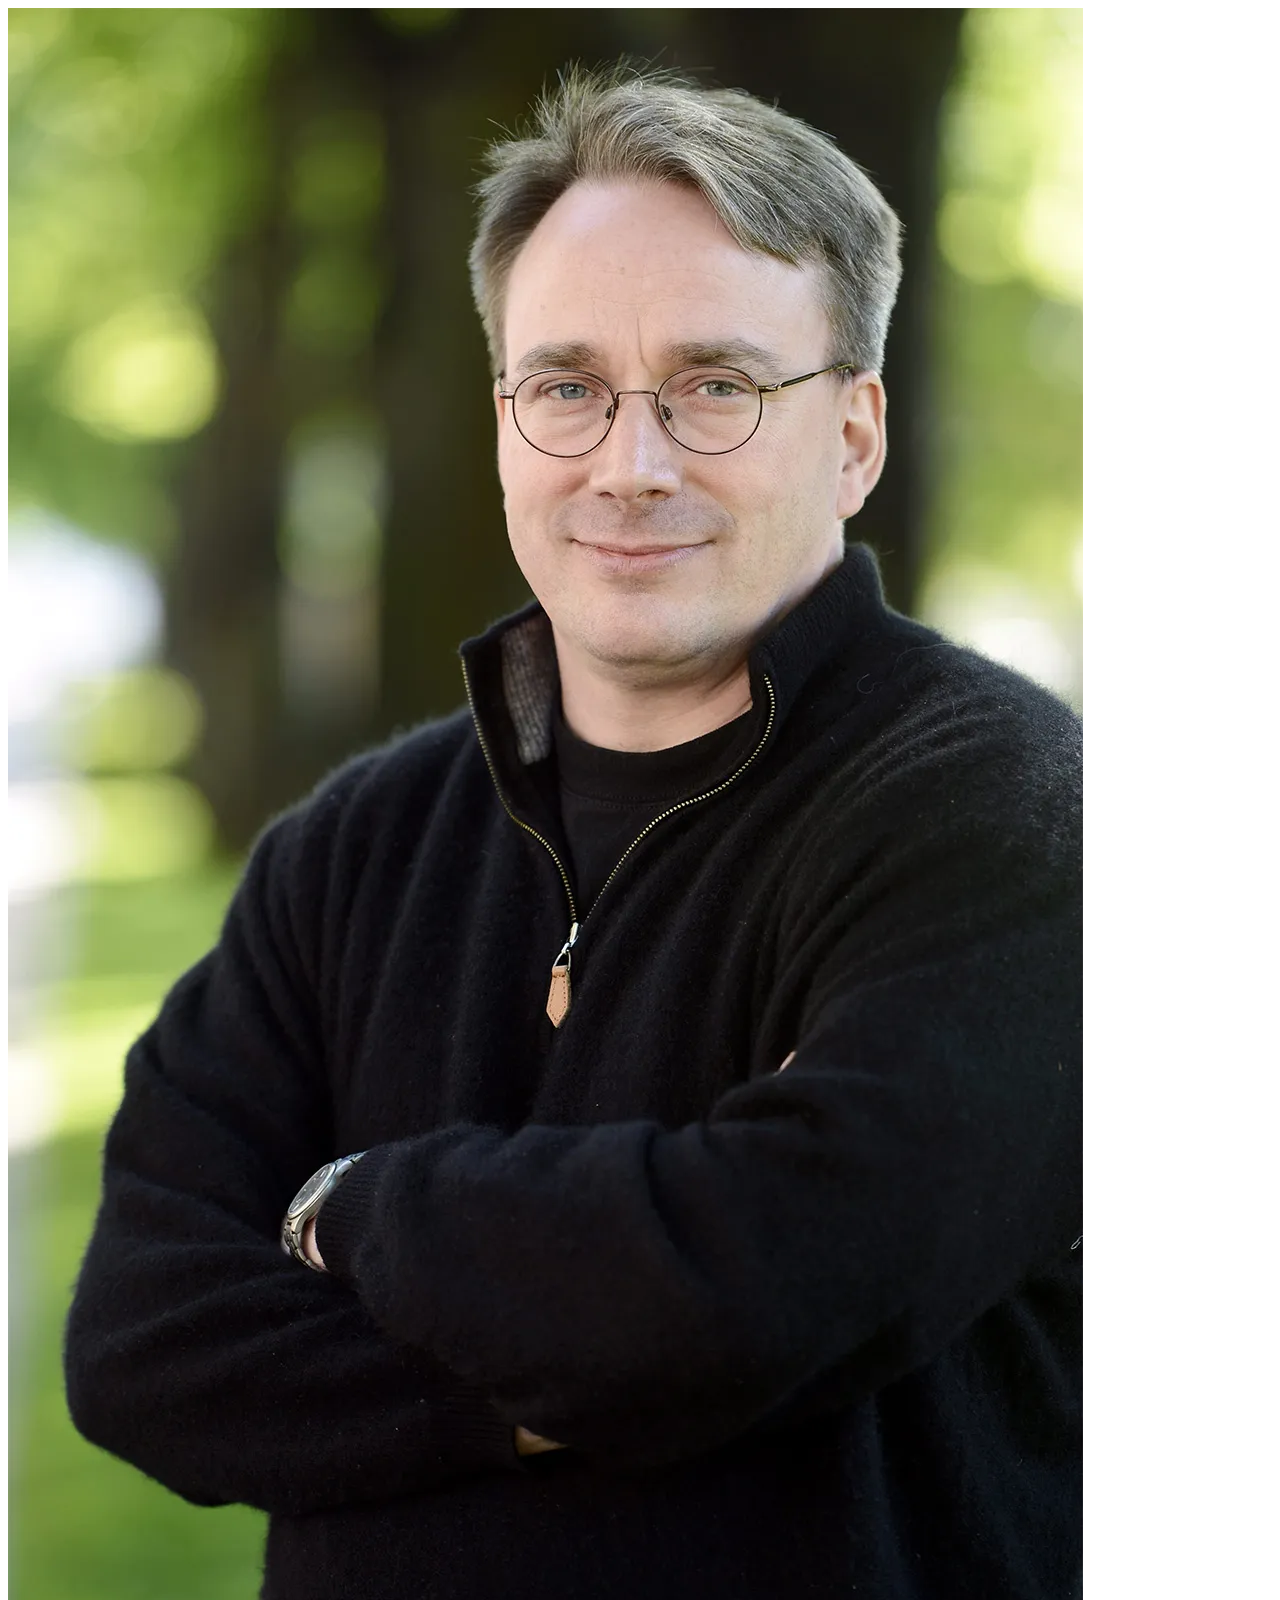
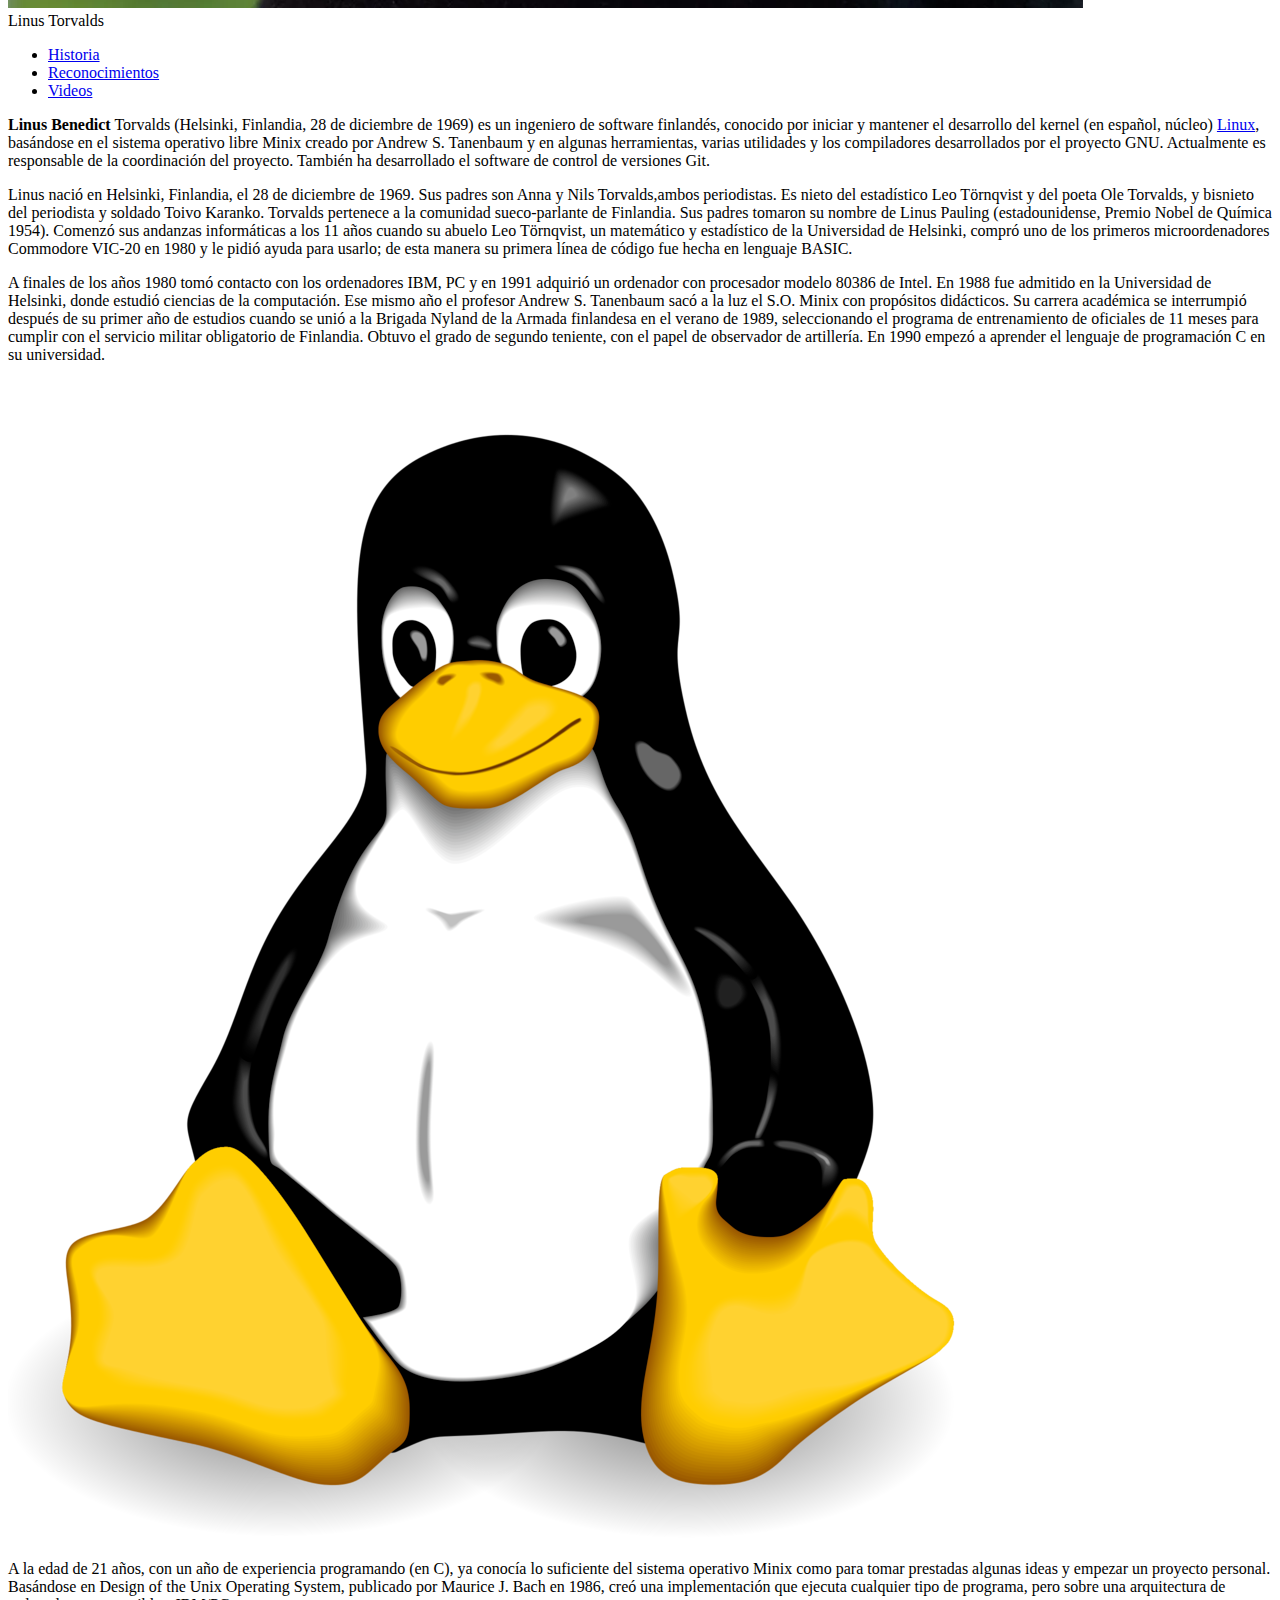
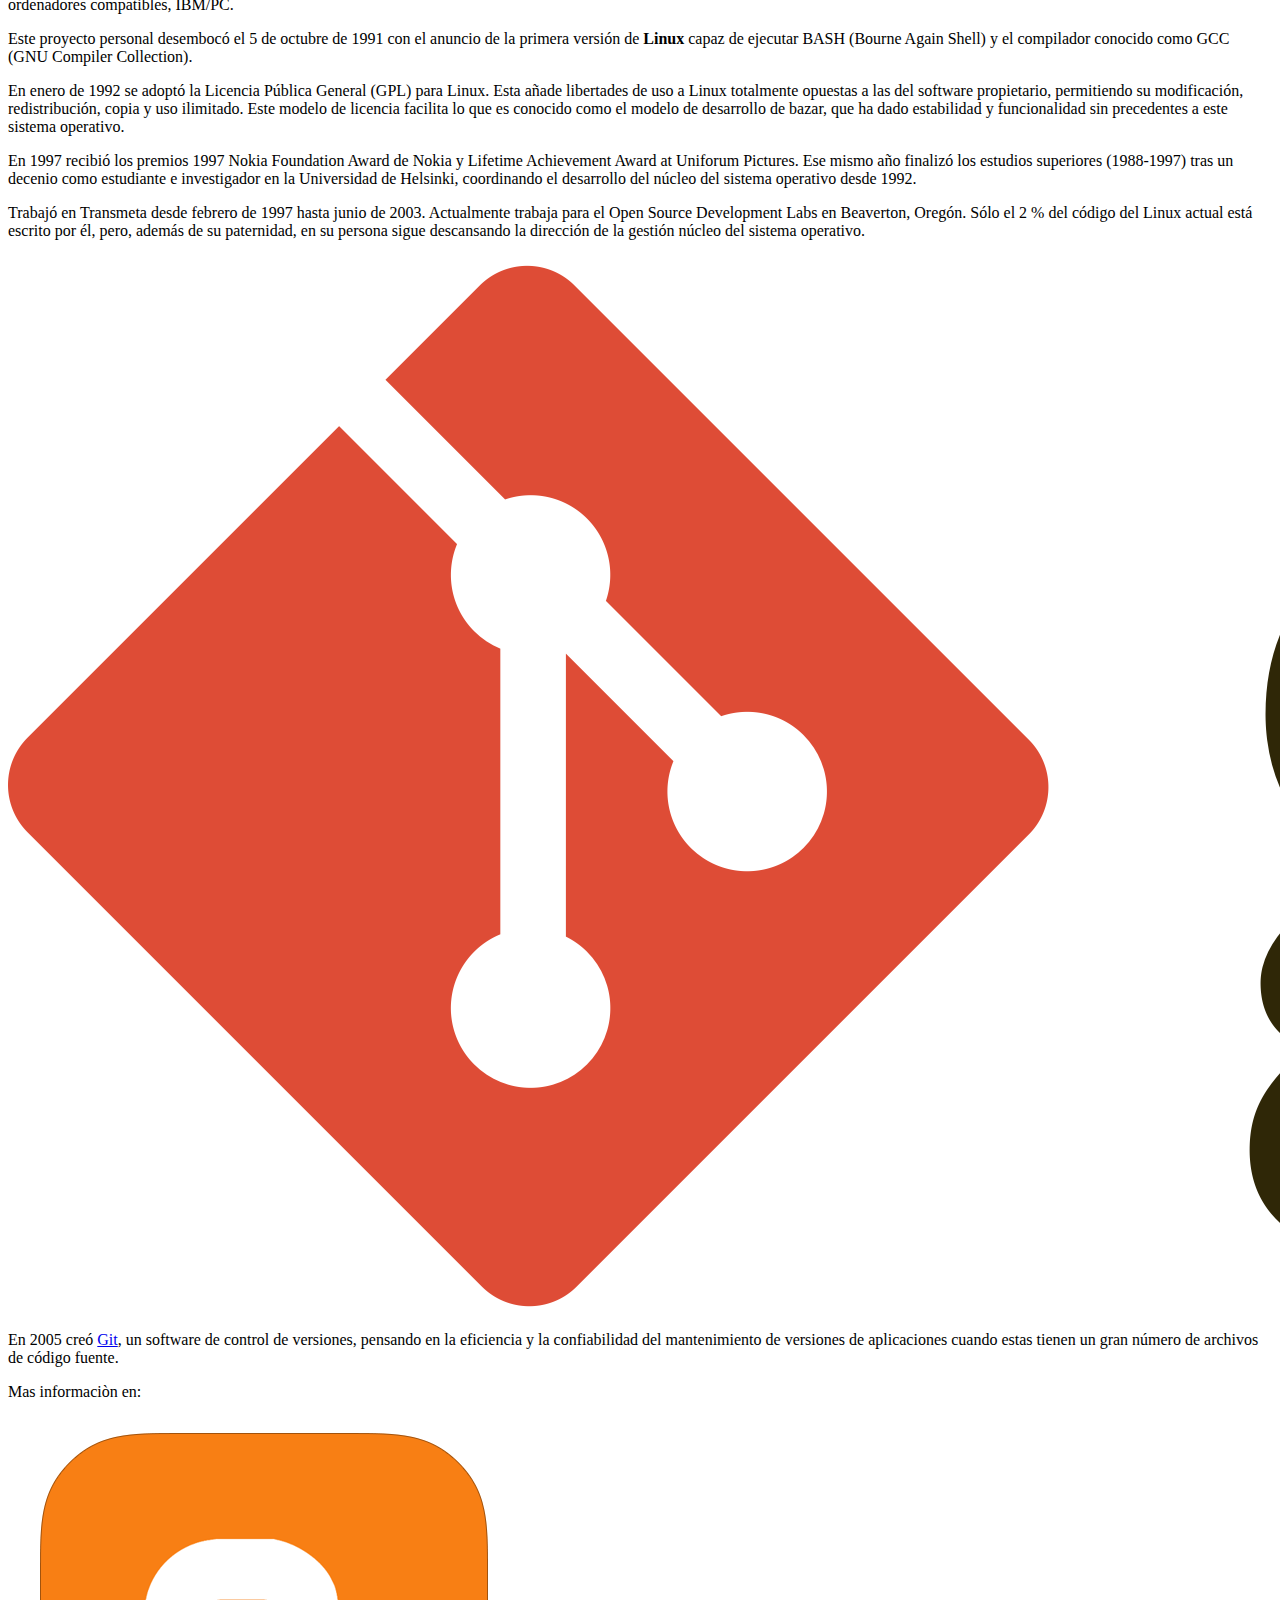
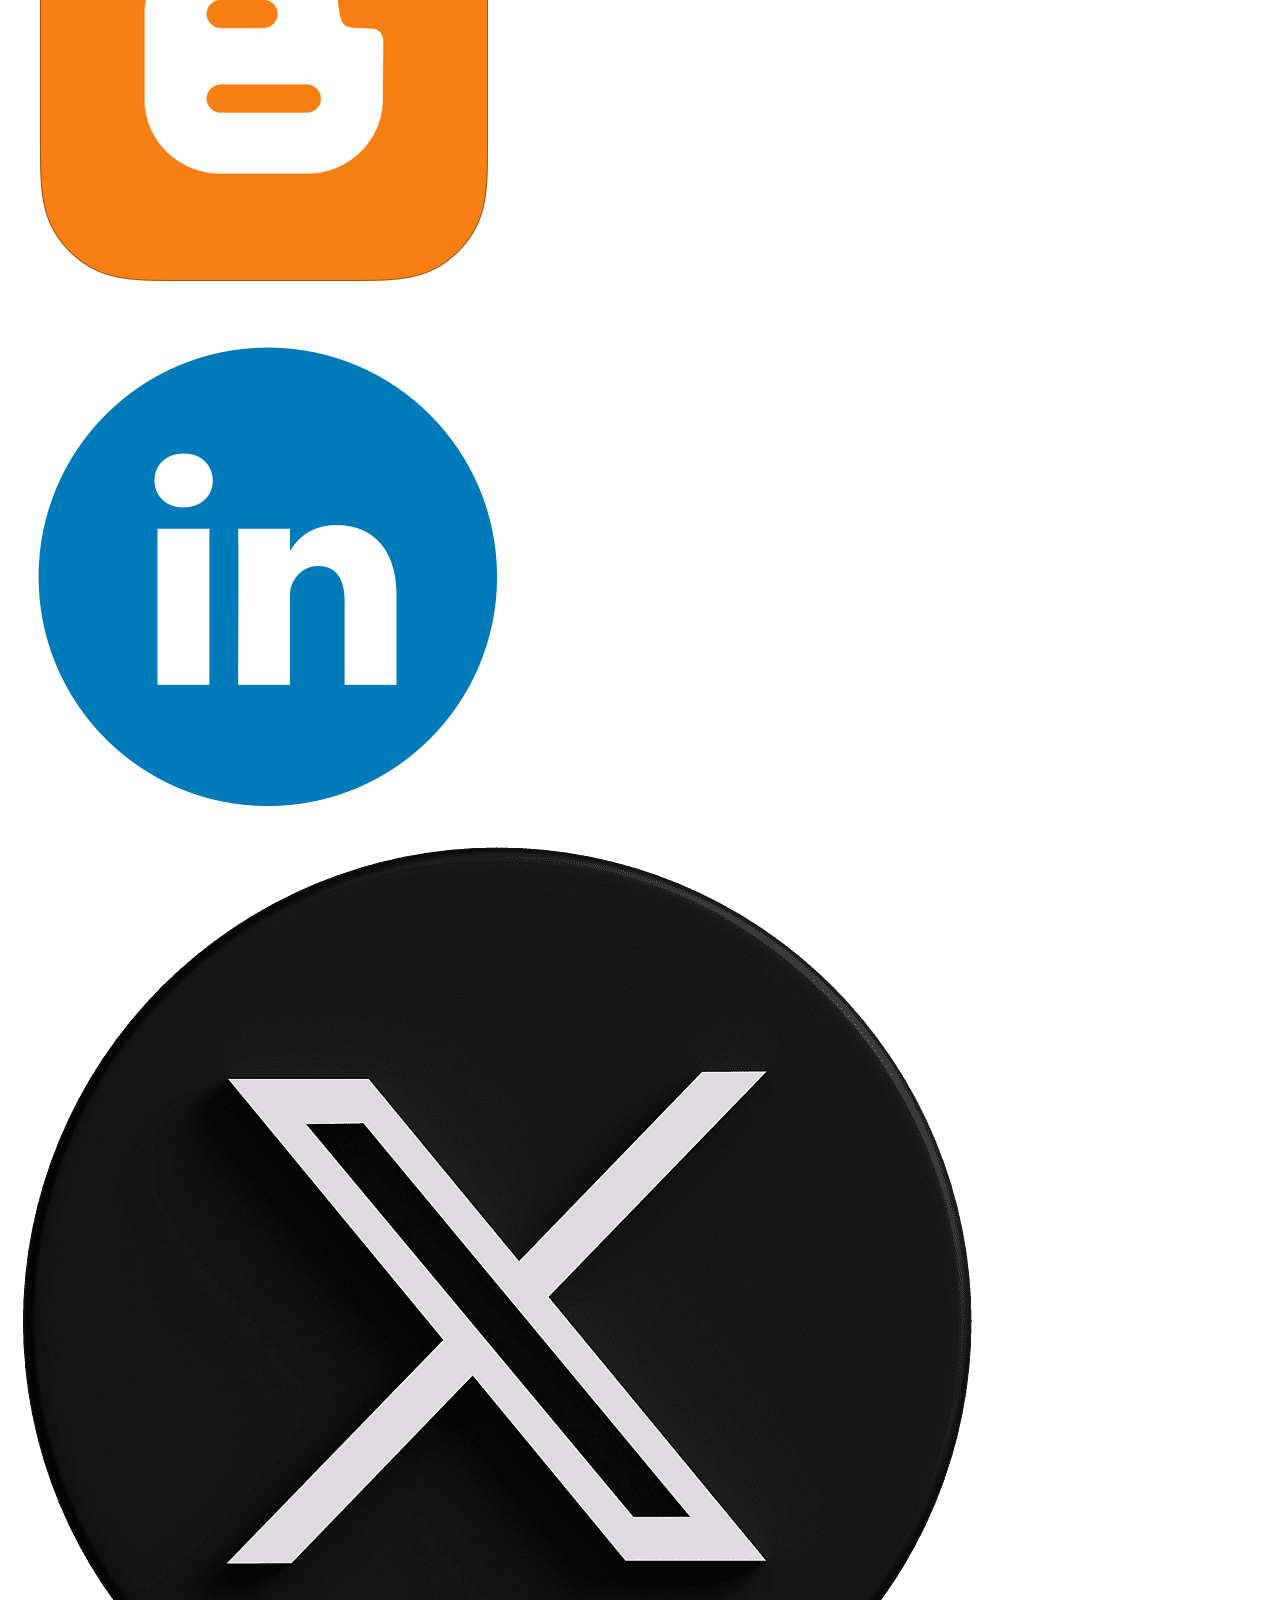
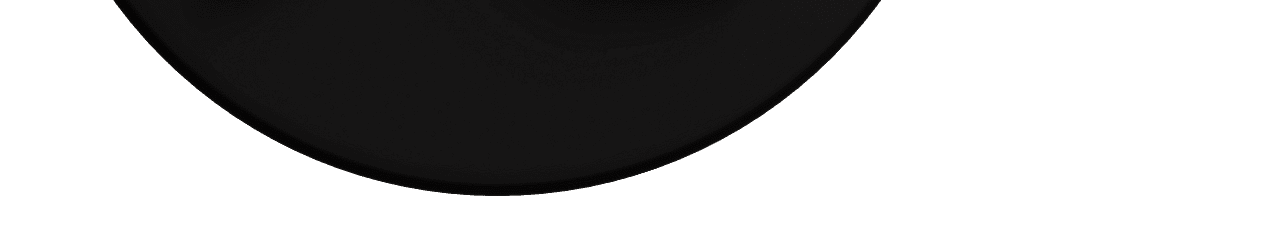
<file: index.html>
<!DOCTYPE html>
<html lang="es">
<head>
    <meta charset="UTF-8">
    <meta name="viewport" content="width=device-width, initial-scale=1.0">
    <link rel="stylesheet" href="css/style.css" >
    <link rel="icon" type="image/x-icon" href="img/linus_faces.webp">
    <title>Linus Torvalds</title>
</head>
<body>
    <div id="principal_continer">
        <header>
            <figure>
                <img src="img/Linus-Torvalds-2012.webp" alt="Imagen Linus Torvalds" class="character-img" >
            </figure>
            <section>
                <article>
                    <span class="character_name">Linus Torvalds</span>
                </article>
            </section>
            <nav>
                <ul id="menu_container">
                    <li><a href="index.html" class="menu_link">Historia</a></li>                
                    <li><a href="recognitions.html" class="menu_link">Reconocimientos</a></li>
                    <li><a href="video.html" class="menu_link">Videos</a></li>                
                </ul>
            </nav>
        </header>

        <main>
            <section>
                <article>
                    <p>
                        <b>Linus Benedict</b> Torvalds (Helsinki, Finlandia, 28 de diciembre de 1969) es un ingeniero de software finlandés, conocido por iniciar y mantener el desarrollo del kernel (en español, núcleo) <a href="https://es.wikipedia.org/wiki/GNU/Linux" target="_blank" class="link">Linux</a>, basándose en el sistema operativo libre Minix creado por Andrew S. Tanenbaum y en algunas herramientas, varias utilidades y los compiladores desarrollados por el proyecto GNU. Actualmente es responsable de la coordinación del proyecto. También ha desarrollado el software de control de versiones Git.                     
                    </p>
                    <p>
                        Linus nació en Helsinki, Finlandia, el 28 de diciembre de 1969. Sus padres son Anna y Nils Torvalds,ambos periodistas. Es nieto del estadístico Leo Törnqvist y del poeta Ole Torvalds, y bisnieto del periodista y soldado Toivo Karanko. Torvalds pertenece a la comunidad sueco-parlante de Finlandia. Sus padres tomaron su nombre de Linus Pauling (estadounidense, Premio Nobel de Química 1954). Comenzó sus andanzas informáticas a los 11 años cuando su abuelo Leo Törnqvist, un matemático y estadístico de la Universidad de Helsinki, compró uno de los primeros microordenadores Commodore VIC-20 en 1980 y le pidió ayuda para usarlo;​ de esta manera su primera línea de código fue hecha en lenguaje BASIC.​
                        </p>
                        <p>
                        A finales de los años 1980 tomó contacto con los ordenadores IBM, PC y en 1991 adquirió un ordenador con procesador modelo 80386 de Intel. En 1988 fue admitido en la Universidad de Helsinki, donde estudió ciencias de la computación. Ese mismo año el profesor Andrew S. Tanenbaum sacó a la luz el S.O. Minix con propósitos didácticos. Su carrera académica se interrumpió después de su primer año de estudios cuando se unió a la Brigada Nyland de la Armada finlandesa en el verano de 1989, seleccionando el programa de entrenamiento de oficiales de 11 meses para cumplir con el servicio militar obligatorio de Finlandia. Obtuvo el grado de segundo teniente, con el papel de observador de artillería.​ En 1990 empezó a aprender el lenguaje de programación C en su universidad.
                        </p>
                        <figure>
                            <img src="img/linux.png" title="Logo de Linux" alt="Logo de Linux">
                        </figure>
                        <p>
                        A la edad de 21 años, con un año de experiencia programando (en C), ya conocía lo suficiente del sistema operativo Minix como para tomar prestadas algunas ideas y empezar un proyecto personal. Basándose en Design of the Unix Operating System, publicado por Maurice J. Bach en 1986, creó una implementación que ejecuta cualquier tipo de programa, pero sobre una arquitectura de ordenadores compatibles, IBM/PC.
                        </p>
                        <p>
                        Este proyecto personal desembocó el 5 de octubre de 1991 con el anuncio​ de la primera versión de <b>Linux</b> capaz de ejecutar BASH (Bourne Again Shell) y el compilador conocido como GCC (GNU Compiler Collection).
                        </p>
                        <p>
                        En enero de 1992 se adoptó la Licencia Pública General (GPL) para Linux. Esta añade libertades de uso a Linux totalmente opuestas a las del software propietario, permitiendo su modificación, redistribución, copia y uso ilimitado. Este modelo de licencia facilita lo que es conocido como el modelo de desarrollo de bazar, que ha dado estabilidad y funcionalidad sin precedentes a este sistema operativo.
                        </p>
                        <p>
                        En 1997 recibió los premios 1997 Nokia Foundation Award de Nokia y Lifetime Achievement Award at Uniforum Pictures. Ese mismo año finalizó los estudios superiores (1988-1997) tras un decenio como estudiante e investigador en la Universidad de Helsinki, coordinando el desarrollo del núcleo del sistema operativo desde 1992.
                        </p>
                        <p>
                        Trabajó en Transmeta desde febrero de 1997 hasta junio de 2003. Actualmente trabaja para el Open Source Development Labs en Beaverton, Oregón. Sólo el 2 % del código del Linux actual está escrito por él, pero, además de su paternidad, en su persona sigue descansando la dirección de la gestión núcleo del sistema operativo.
                        </p>
                        <figure>
                            <img src="img/git.png" title="Logo de Git" alt="Logo de Git">
                        </figure>
                        <p>
                        En 2005 creó <a href="https://es.wikipedia.org/wiki/Git" target="_blank" class="link" >Git</a>, un software de control de versiones, pensando en la eficiencia y la confiabilidad del mantenimiento de versiones de aplicaciones cuando estas tienen un gran número de archivos de código fuente. 
                        </p>
                        
                </article>
            </section>
        </main>

        <footer>                
                    <span>Mas informaciòn en: </span>
                    <figure>
                        <a href="http://torvalds-family.blogspot.com/" target="_blank" ><img src="img/blogger.png" class="ico_redes" alt=""Logo Blogspot></a>
                    </figure>
                    <figure>
                        <a href="https://www.linkedin.com/in/linustorvalds/" target="_blank"><img src="img/linkeding.png" class="ico_redes" alt="Logo Linkedin"></a>  
                    </figure>
                    <figure>
                        <a href="https://x.com/Linus__Torvalds" target="_blank"><img src="img/X.png" class="ico_redes" alt="Logo de X"></a>
                    </figure>                 
        </footer>
    </div>
</body>
</html>
</file>
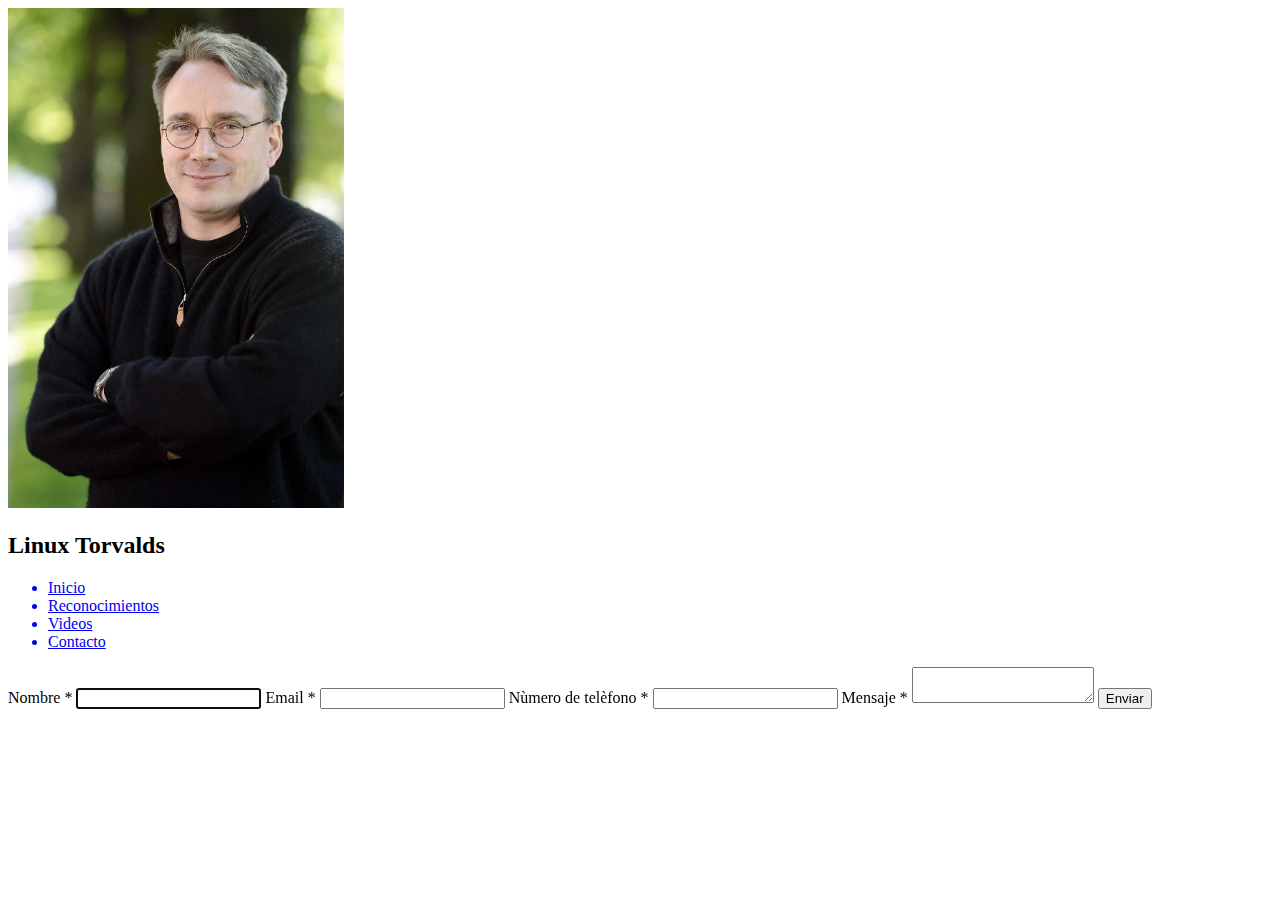
<file: contact.html>
<!DOCTYPE html>
<html lang="es">
    <head>
        <meta charset="UTF-8">
        <meta name="viewport" content="width=device-width, initial-scale=1.0" >
        <link rel="stylesheet" href="css/style.css" >
        <title>Linus Torvalds</title>
    </head>

    <body>
        <header>
            <figure>
                <img src="img/Linus-Torvalds-2012.webp" alt="Imagen Linus Torvalds" id="img-character" >
            </figure>
            <section>
                <article>
                    <h2>Linux Torvalds</h2>
                </article>
            </section>
            <nav>
                <ul>
                    <a href="index.html" ><li>Inicio</li></a>                    
                    <a href="recognitions.html"><li>Reconocimientos</li></a>
                    <a href="video.html"><li>Videos</li></a>
                    <a href="contact.html"><li>Contacto</li></a>
                </ul>
            </nav>
        </header>

        <main>
            <section>
                <article>
                    <form action="">
                        <label for="name">
                            <span>Nombre *</span>
                            <input type="text" id="name" name="name" autocomplete="name" required autofocus >
                        </label>
                        <label for="email">
                            <sapn>Email *</sapn>
                            <input type="email" id="email" name="email" autocomplete="email" required >
                        </label>
                    <!--
                        <label for="country">
                            <span>
                                <select>
                                    
                                </select>                                    
                            </span>
                        </label>
                    -->
                        <label for="phone">
                            <span>Nùmero de telèfono *</span>
                            <input type="tel" id="phone" name="phone" autocomplete="phone" required >
                        </label>
                        <label for="message">
                            <span>Mensaje *</span>
                            <textarea id="message" name="message" required>
                            </textarea>
                        </label>
                        <input type="submit" value="Enviar" >
                    </form>
                </article>
            </section>    
        </main>

        <footer>            
        </footer>
    </body>
</html>
</file>
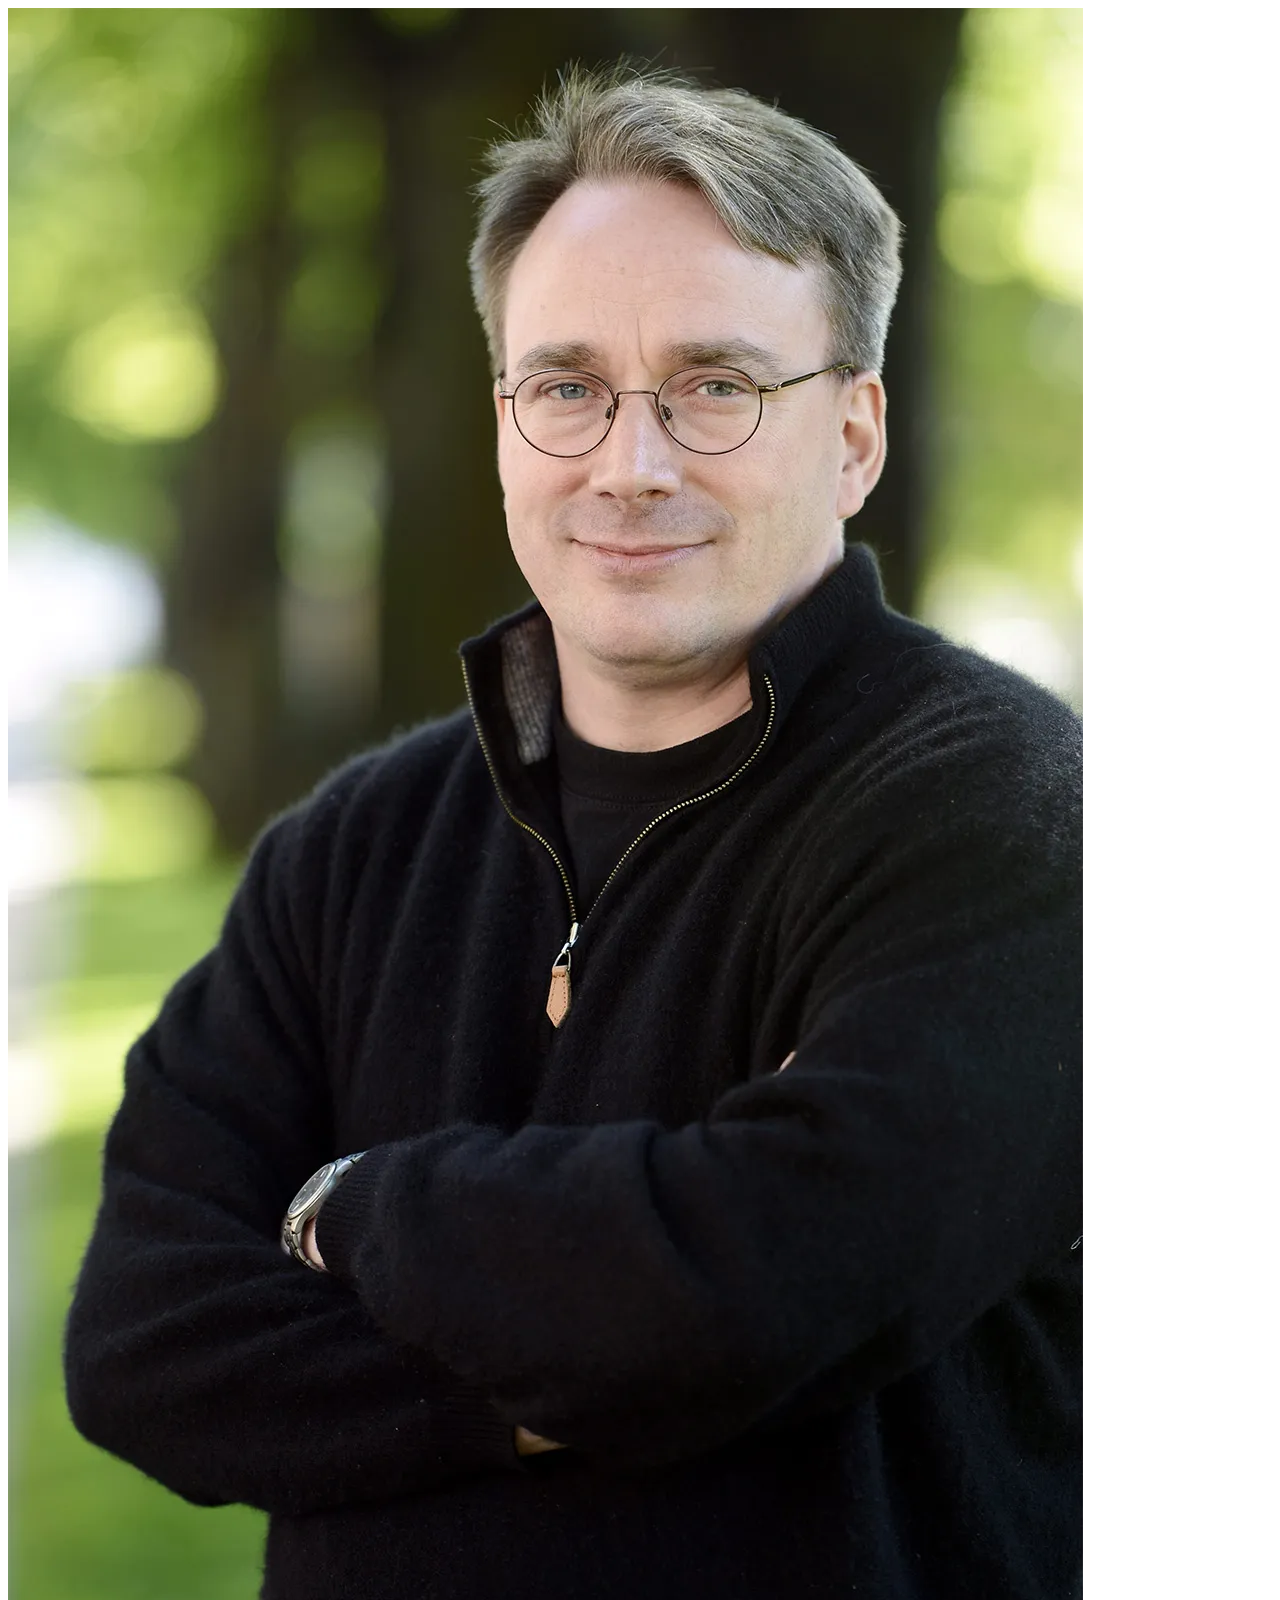
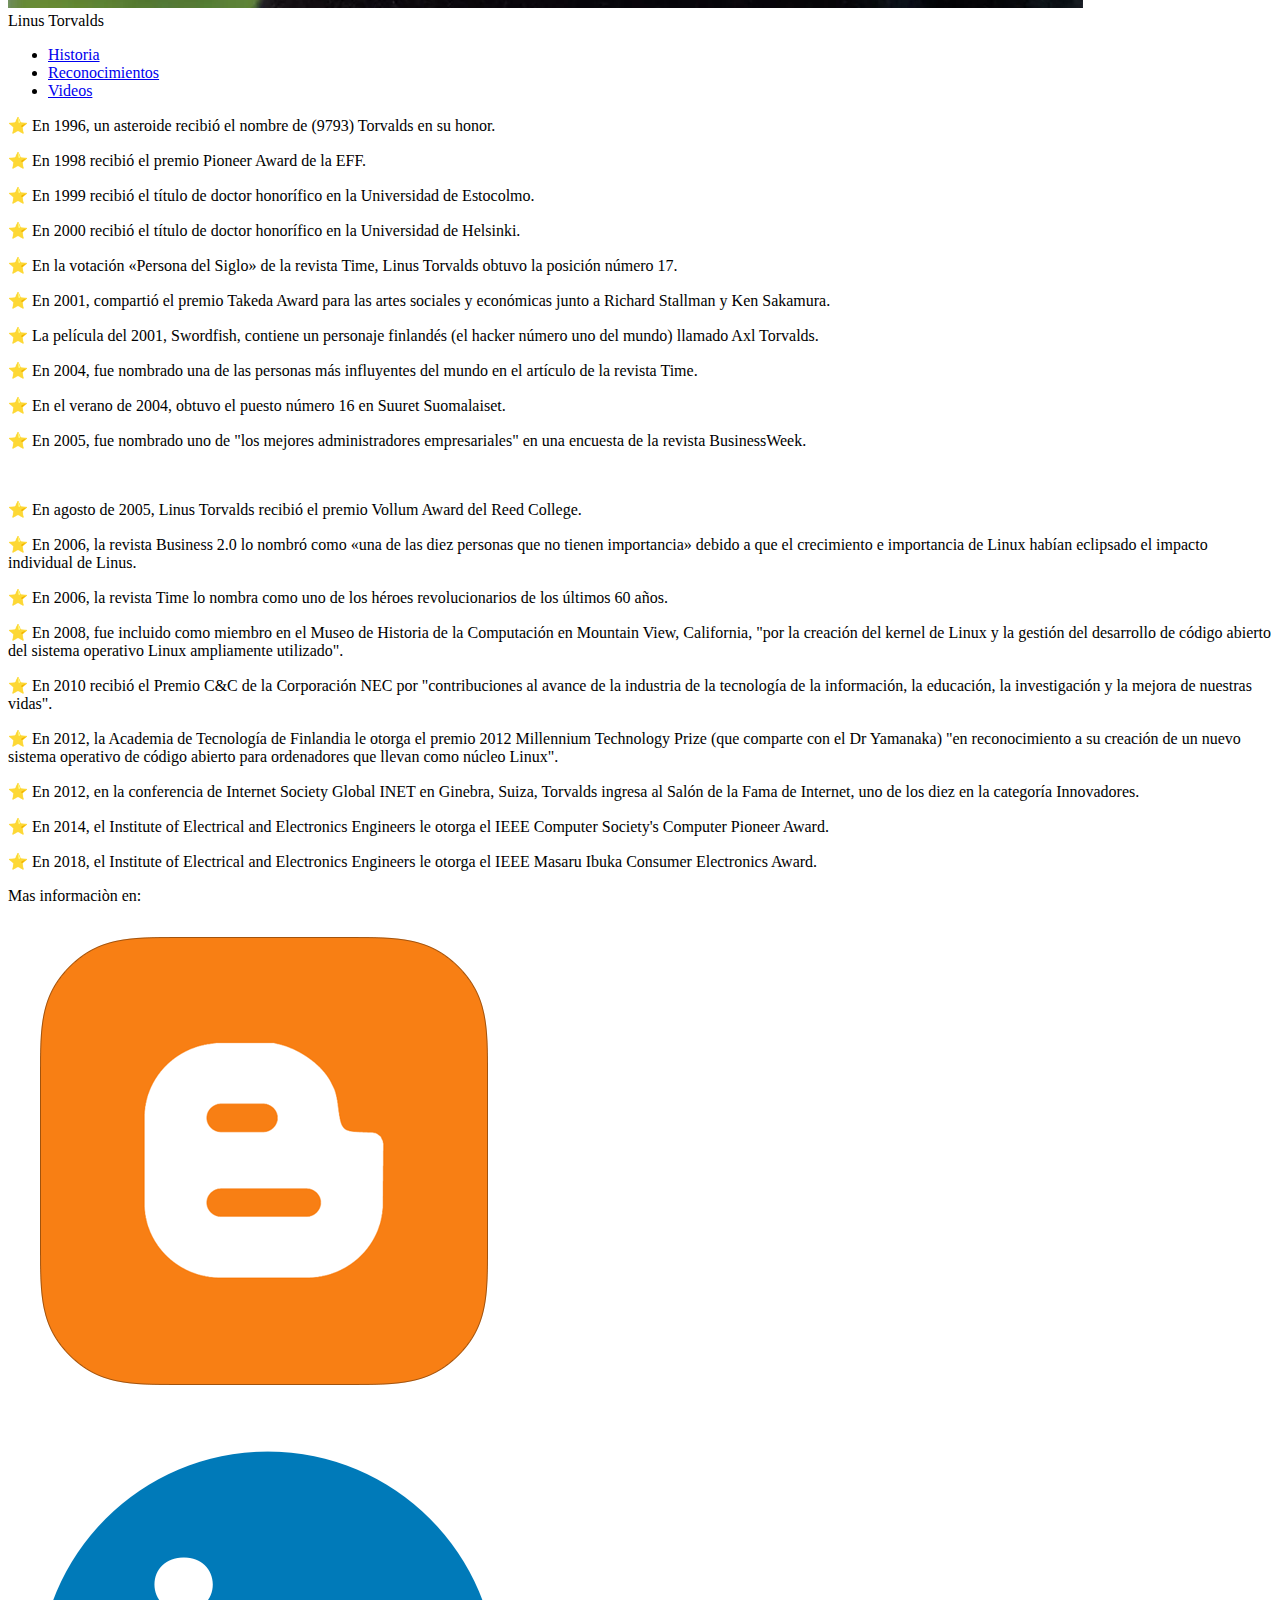
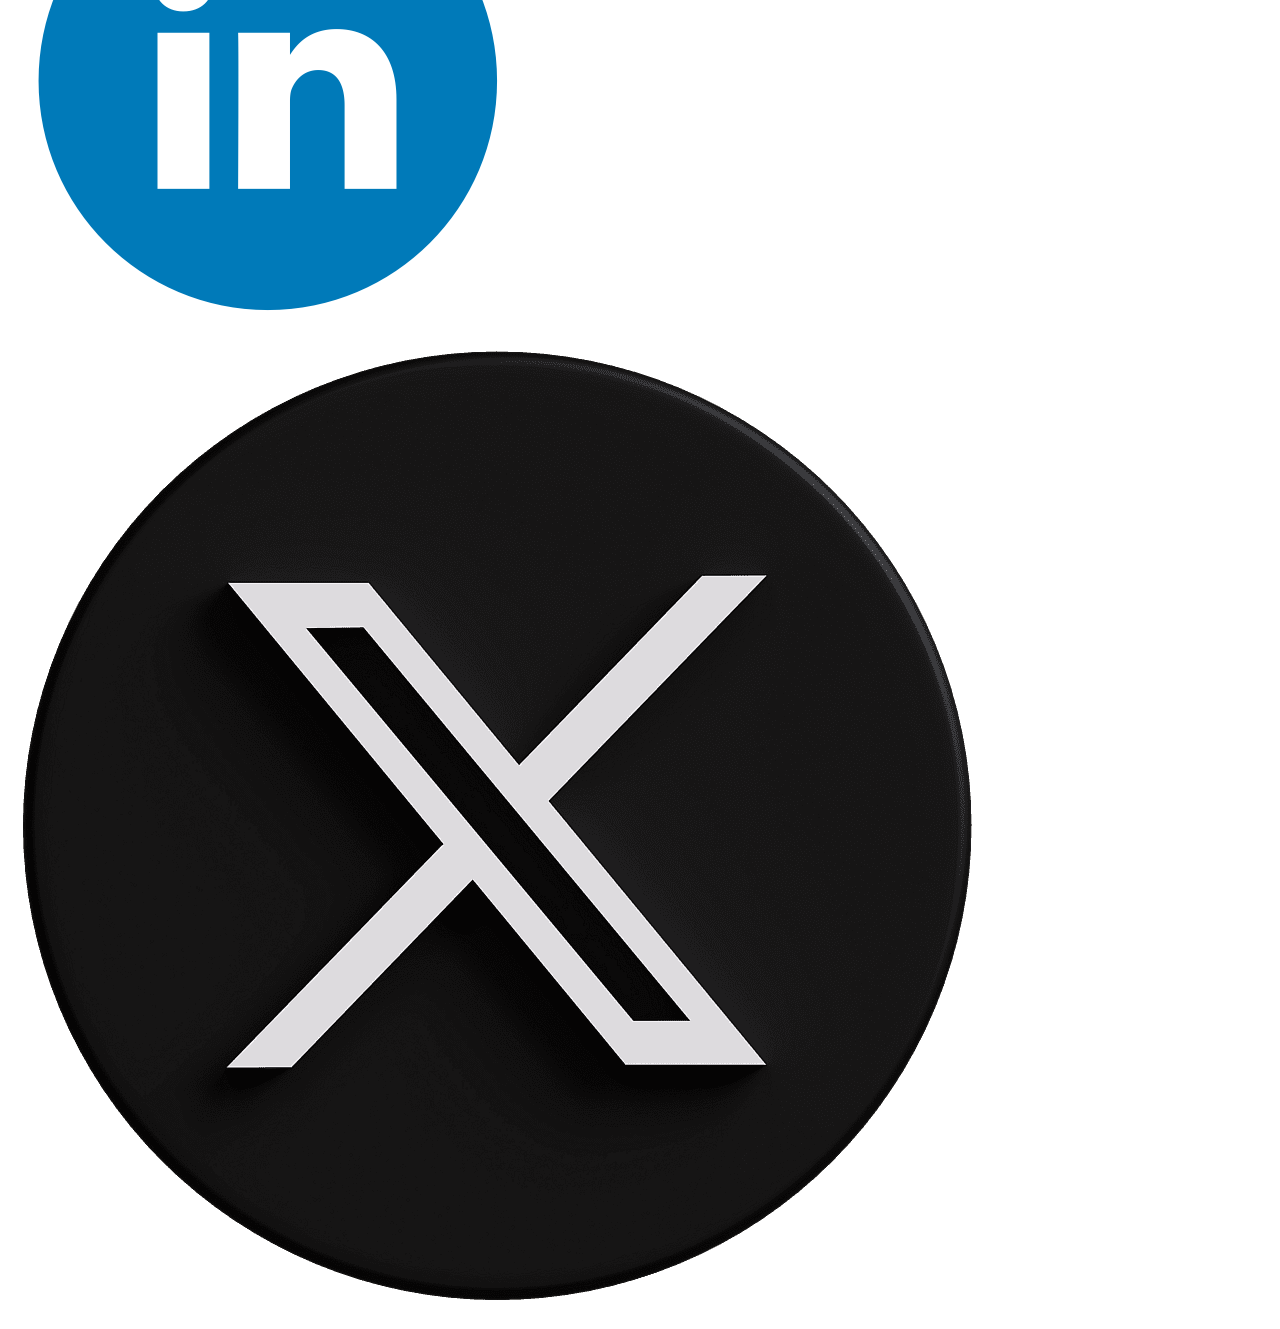
<file: recognitions.html>
<!DOCTYPE html>
<html lang="es">
    <head>
        <meta charset="UTF-8">
        <meta name="viewport" content="width=device-width, initial-scale=1.0">
        <link rel="stylesheet" href="css/style.css" >
        <link rel="icon" type="image/x-icon" href="img/linus_faces.webp">
        <title>Linus Torvalds</title>
    </head>

    <body>
        <div id="principal_continer">
            <header>
                <figure>
                    <img src="img/Linus-Torvalds-2012.webp" alt="Imagen Linus Torvalds" id="character-img">
                </figure>
                <section>
                    <article>
                        <span id="character_name">Linus Torvalds</span>
                    </article>
                </section>            
                <nav>
                    <ul id="menu_container">
                        <li><a href="index.html" class="menu_link">Historia</a></li>                
                        <li><a href="recognitions.html" class="menu_link">Reconocimientos</a></li>
                        <li><a href="video.html" class="menu_link">Videos</a></li>                    
                    </ul>
                </nav>
            </header>
            

            <main>
                <section>
                    <article id="margin_content_container" >
                            <p>&#11088; En 1996, un asteroide recibió el nombre de (9793) Torvalds en su honor.</p>
                            <p>&#11088; En 1998 recibió el premio Pioneer Award de la EFF.</p>
                            <p>&#11088; En 1999 recibió el título de doctor honorífico en la Universidad de Estocolmo.</p>
                            <p>&#11088; En 2000 recibió el título de doctor honorífico en la Universidad de Helsinki.</p>
                            <p>&#11088; En la votación «Persona del Siglo» de la revista Time, Linus Torvalds obtuvo la posición número 17.</p>
                            <p>&#11088; En 2001, compartió el premio Takeda Award para las artes sociales y económicas junto a Richard Stallman y Ken Sakamura.</p>
                            <p>&#11088; La película del 2001, Swordfish, contiene un personaje finlandés (el hacker número uno del mundo) llamado Axl Torvalds.</p>
                            <p>&#11088; En 2004, fue nombrado una de las personas más influyentes del mundo en el artículo de la revista Time.</p>
                            <p>&#11088; En el verano de 2004, obtuvo el puesto número 16 en Suuret Suomalaiset.</p>
                            <p>&#11088; En 2005, fue nombrado uno de "los mejores administradores empresariales" en una encuesta de la revista BusinessWeek.</p>​
                            <p>&#11088; En agosto de 2005, Linus Torvalds recibió el premio Vollum Award del Reed College.</p>
                            <p>&#11088; En 2006, la revista Business 2.0 lo nombró como «una de las diez personas que no tienen importancia» debido a que el crecimiento e importancia de Linux habían eclipsado el impacto individual de Linus.</p>
                            <p>&#11088; En 2006, la revista Time lo nombra como uno de los héroes revolucionarios de los últimos 60 años.</p>
                            <p>&#11088; En 2008, fue incluido como miembro en el Museo de Historia de la Computación en Mountain View, California, "por la creación del kernel de Linux y la gestión del desarrollo de código abierto del sistema operativo Linux ampliamente utilizado".</p>
                            <p>&#11088; En 2010 recibió el Premio C&C de la Corporación NEC por "contribuciones al avance de la industria de la tecnología de la información, la educación, la investigación y la mejora de nuestras vidas".</p>
                            <p>&#11088; En 2012, la Academia de Tecnología de Finlandia le otorga el premio 2012 Millennium Technology Prize (que comparte con el Dr Yamanaka) "en reconocimiento a su creación de un nuevo sistema operativo de código abierto para ordenadores que llevan como núcleo Linux".</p>
                            <p>&#11088; En 2012, en la conferencia de Internet Society Global INET en Ginebra, Suiza, Torvalds ingresa al Salón de la Fama de Internet, uno de los diez en la categoría Innovadores.</p>
                            <p>&#11088; En 2014, el Institute of Electrical and Electronics Engineers le otorga el IEEE Computer Society's Computer Pioneer Award.</p>
                            <p>&#11088; En 2018, el Institute of Electrical and Electronics Engineers le otorga el IEEE Masaru Ibuka Consumer Electronics Award.</p>
                    </article>
                </section>
            </main>

            
            <footer>                
                <span>Mas informaciòn en: </span>
                <figure>
                    <a href="http://torvalds-family.blogspot.com/" target="_blank" ><img src="img/blogger.png" class="ico_redes" alt=""Logo Blogspot></a>
                </figure>
                <figure>
                    <a href="https://www.linkedin.com/in/linustorvalds/" target="_blank"><img src="img/linkeding.png" class="ico_redes" alt="Logo Linkedin"></a>  
                </figure>
                <figure>
                    <a href="https://x.com/Linus__Torvalds" target="_blank"><img src="img/X.png" class="ico_redes" alt="Logo de X"></a>
                </figure>                 
            </footer>
        </div>
    </body>
</html>
</file>
<file: css/style.css>
#img-character
{
    height: 500px;    
}

figure
{
    margin: 0;
}

address
{    
    text-align: center;
}
</file>
